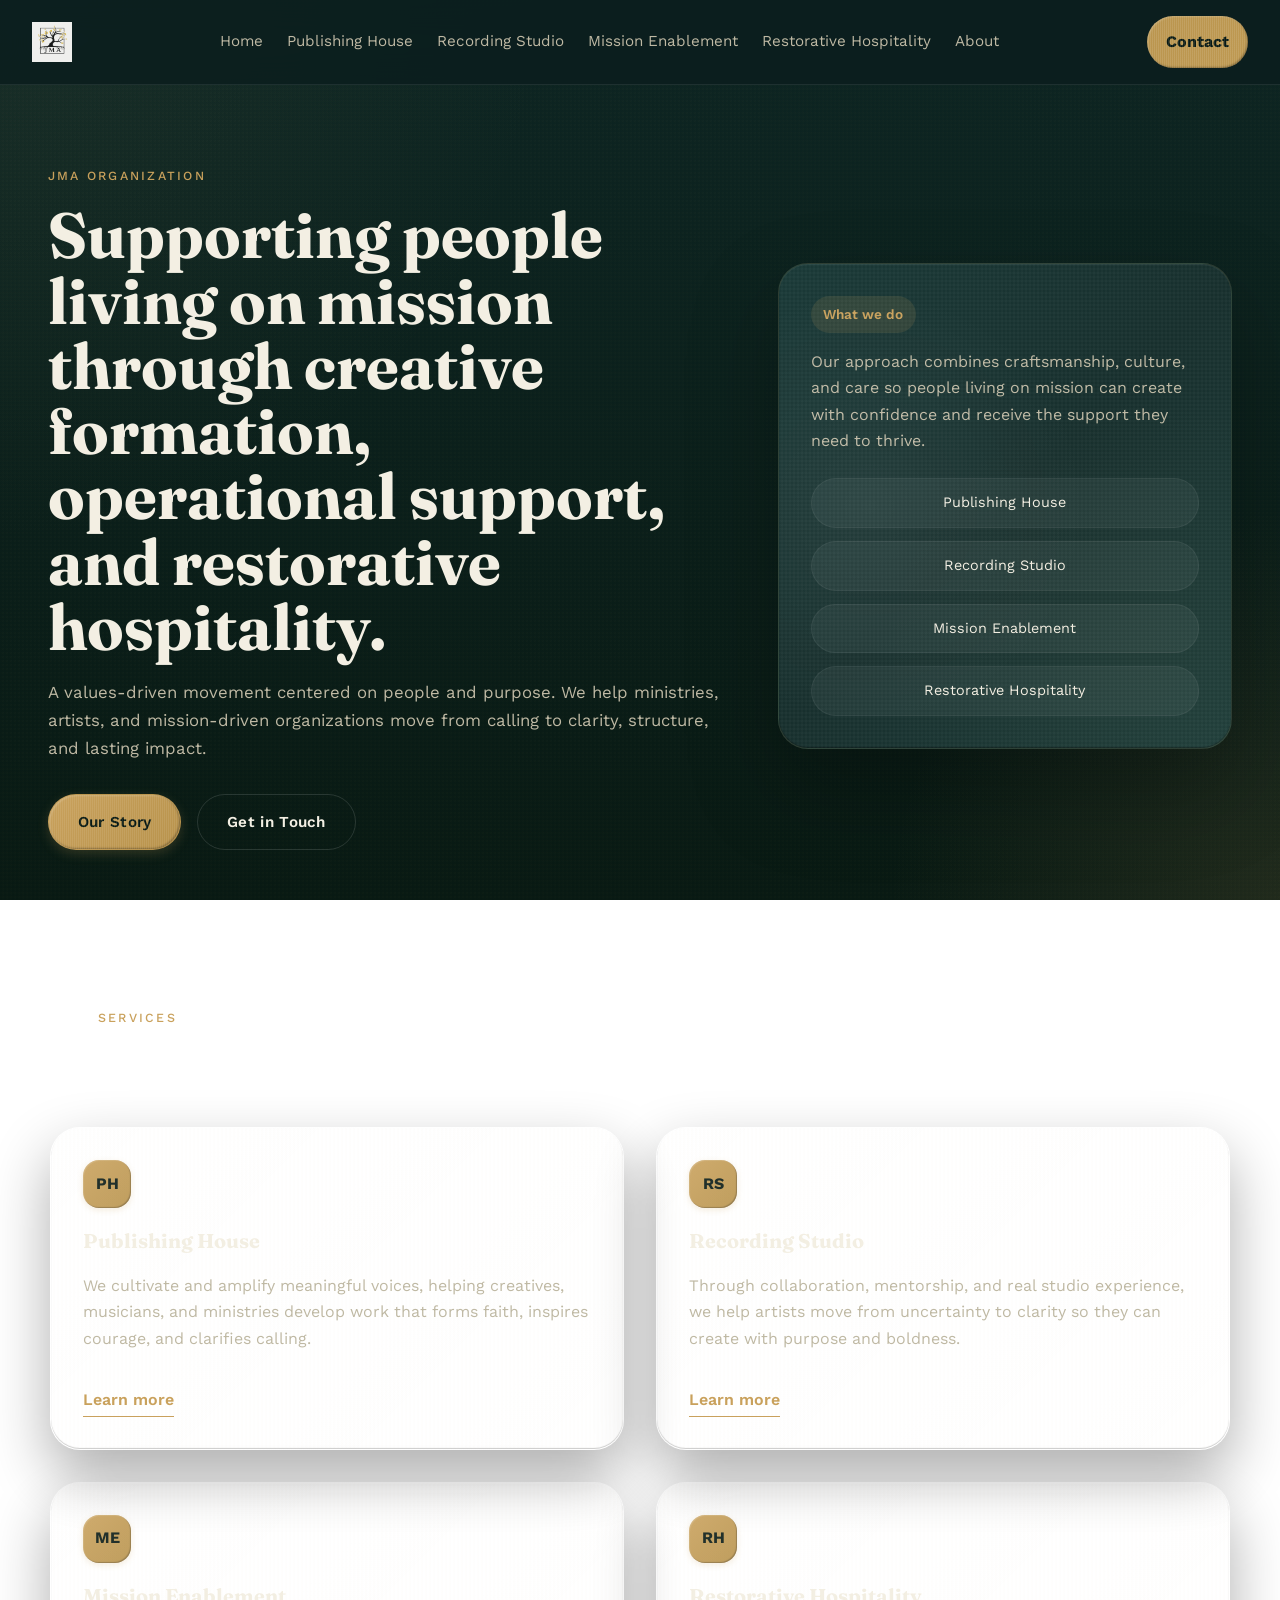
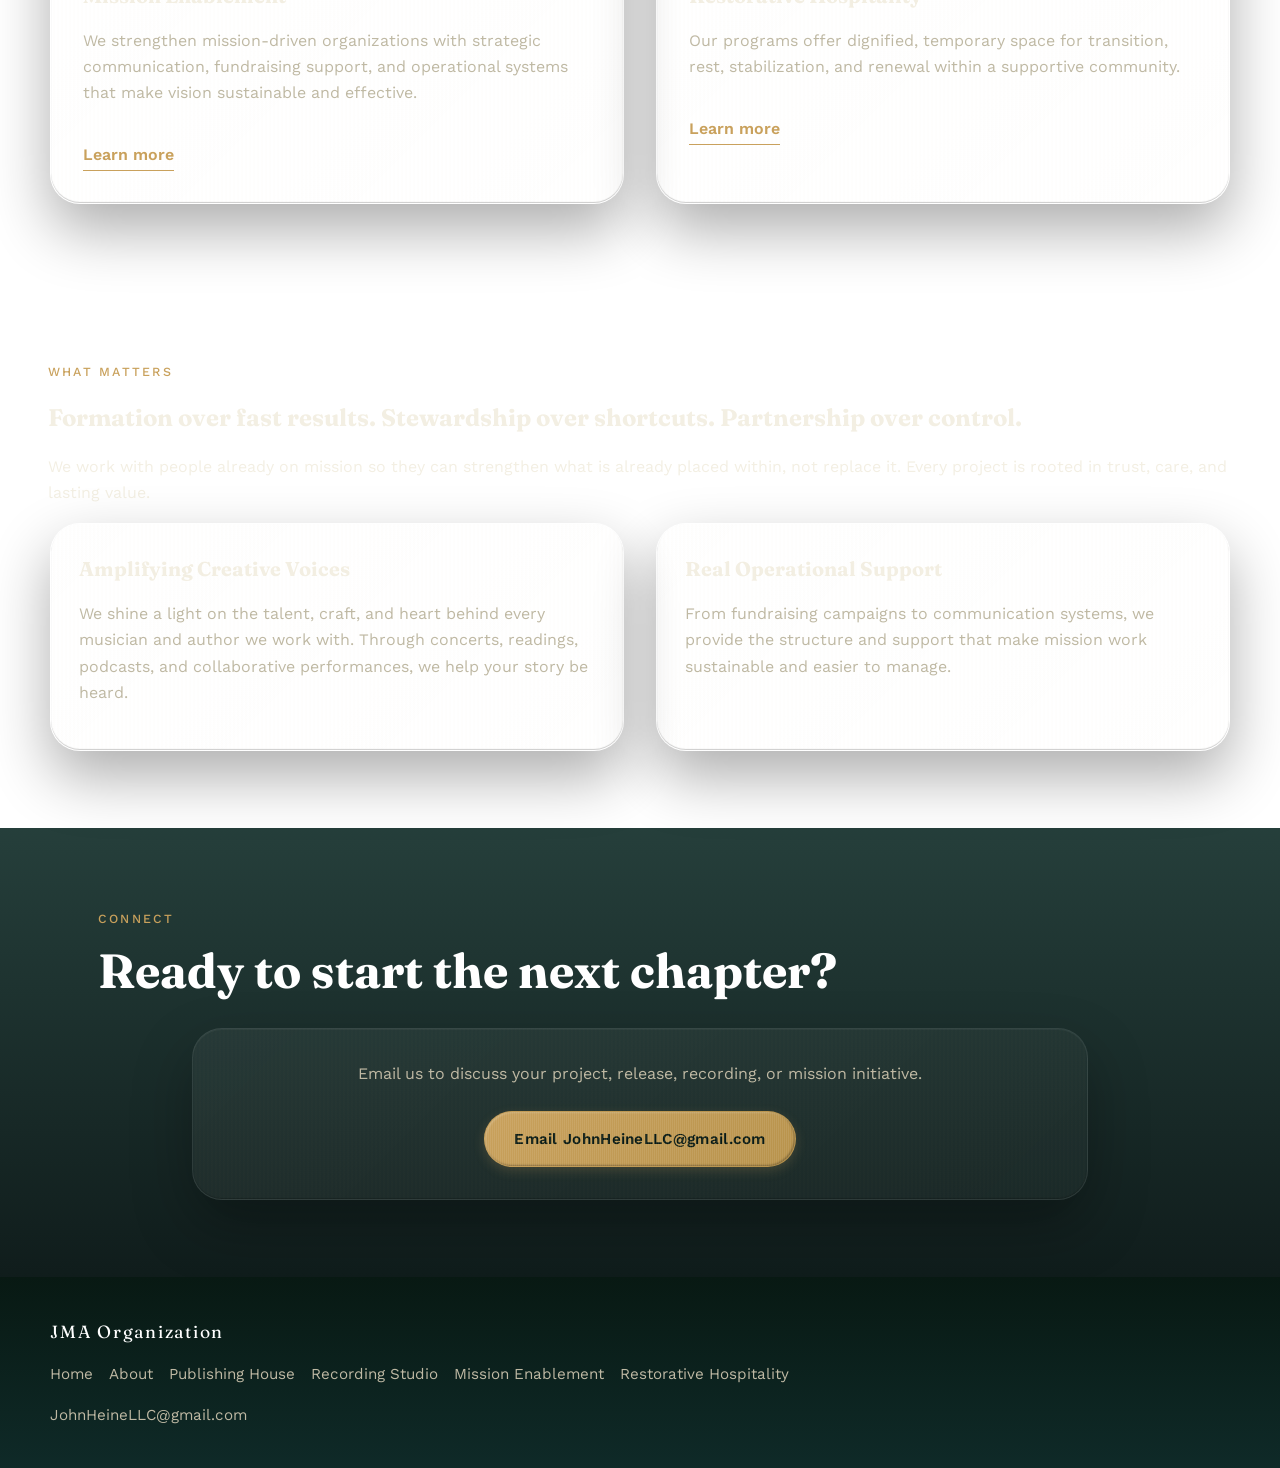
<file: index.html>
<!DOCTYPE html>
<html lang="en">
<head>
  <meta charset="UTF-8" />
  <meta name="viewport" content="width=device-width, initial-scale=1.0" />
  <title>JMA Organization</title>
  <meta name="description" content="JMA exists to support people living on mission through Creative Formation, Operational Support, and Restorative Hospitality." />
  <link rel="preconnect" href="https://fonts.googleapis.com" />
  <link rel="preconnect" href="https://fonts.gstatic.com" crossorigin />
  <link href="https://fonts.googleapis.com/css2?family=Fraunces:opsz,wght@9..144,400;9..144,500;9..144,600;9..144,700&family=Work+Sans:wght@300;400;500;600&display=swap" rel="stylesheet" />
  <link rel="stylesheet" href="css/style.css" />
</head>
<body>
  <a class="skip-link" href="#main">Skip to main content</a>
  <header class="site-header">
    <a class="brand" href="index.html"><img src="assets/img/logo.png" alt="JMA Organization" class="logo" /></a>
    <button class="menu-toggle" type="button" aria-label="Open navigation" data-menu-toggle>
      <span></span>
      <span></span>
      <span></span>
    </button>
    <nav class="site-nav" aria-label="Primary navigation">
      <a href="index.html">Home</a>
      <a href="publishing-house.html">Publishing House</a>
      <a href="recording-studio.html">Recording Studio</a>
      <a href="mission-enablement.html">Mission Enablement</a>
      <a href="restorative-hospitality.html">Restorative Hospitality</a>
      <a href="about.html">About</a>
    </nav>
    <a class="nav-cta" href="mailto:JohnHeineLLC@gmail.com">Contact</a>
  </header>

<main id="main">
    <section class="hero page-hero home-hero">
      <div class="hero-copy">
        <p class="eyebrow">JMA Organization</p>
        <h1>Supporting people living on mission through creative formation, operational support, and restorative hospitality.</h1>
        <p class="hero-description">A values-driven movement centered on people and purpose. We help ministries, artists, and mission-driven organizations move from calling to clarity, structure, and lasting impact.</p>
        <div class="hero-actions">
          <a class="btn btn-primary" href="about.html">Our Story</a>
          <a class="btn btn-secondary" href="mailto:JohnHeineLLC@gmail.com">Get in Touch</a>
        </div>
      </div>
      <div class="hero-panel">
        <div class="panel-surface">
          <div class="panel-label">What we do</div>
          <p>Our approach combines craftsmanship, culture, and care so people living on mission can create with confidence and receive the support they need to thrive.</p>
          <div class="panel-features">
            <a href="publishing-house.html">Publishing House</a>
            <a href="recording-studio.html">Recording Studio</a>
            <a href="mission-enablement.html">Mission Enablement</a>
            <a href="restorative-hospitality.html">Restorative Hospitality</a>
          </div>
        </div>
      </div>
    </section>

    <section class="section services-overview">
      <div class="section-head">
        <p class="eyebrow">Services</p>
        <h2>Designed to move your calling forward.</h2>
      </div>
      <div class="service-grid">
        <a href="publishing-house.html" class="service-card">
          <div class="service-icon">PH</div>
          <h3>Publishing House</h3>
          <p>We cultivate and amplify meaningful voices, helping creatives, musicians, and ministries develop work that forms faith, inspires courage, and clarifies calling.</p>
          <span class="text-link">Learn more</span>
        </a>
        <a href="recording-studio.html" class="service-card">
          <div class="service-icon">RS</div>
          <h3>Recording Studio</h3>
          <p>Through collaboration, mentorship, and real studio experience, we help artists move from uncertainty to clarity so they can create with purpose and boldness.</p>
          <span class="text-link">Learn more</span>
        </a>
        <a href="mission-enablement.html" class="service-card">
          <div class="service-icon">ME</div>
          <h3>Mission Enablement</h3>
          <p>We strengthen mission-driven organizations with strategic communication, fundraising support, and operational systems that make vision sustainable and effective.</p>
          <span class="text-link">Learn more</span>
        </a>
        <a href="restorative-hospitality.html" class="service-card">
          <div class="service-icon">RH</div>
          <h3>Restorative Hospitality</h3>
          <p>Our programs offer dignified, temporary space for transition, rest, stabilization, and renewal within a supportive community.</p>
          <span class="text-link">Learn more</span>
        </a>
      </div>
    </section>

    <section class="section values-section">
      <div class="section-panel">
        <p class="eyebrow">What matters</p>
        <h2>Formation over fast results. Stewardship over shortcuts. Partnership over control.</h2>
        <p>We work with people already on mission so they can strengthen what is already placed within, not replace it. Every project is rooted in trust, care, and lasting value.</p>
      </div>
      <div class="feature-stack">
        <div class="feature-card">
          <h3>Amplifying Creative Voices</h3>
          <p>We shine a light on the talent, craft, and heart behind every musician and author we work with. Through concerts, readings, podcasts, and collaborative performances, we help your story be heard.</p>
        </div>
        <div class="feature-card">
          <h3>Real Operational Support</h3>
          <p>From fundraising campaigns to communication systems, we provide the structure and support that make mission work sustainable and easier to manage.</p>
        </div>
      </div>
    </section>

    <section class="section contact-section">
      <div class="section-head">
        <p class="eyebrow">Connect</p>
        <h2>Ready to start the next chapter?</h2>
      </div>
      <div class="contact-panel">
        <p>Email us to discuss your project, release, recording, or mission initiative.</p>
        <a class="btn btn-primary" href="mailto:JohnHeineLLC@gmail.com">Email JohnHeineLLC@gmail.com</a>
      </div>
    </section>
  </main>

  <footer class="site-footer">
    <div class="footer-inner">
      <p class="footer-brand">JMA Organization</p>
      <div class="footer-links">
        <a href="index.html">Home</a>
        <a href="about.html">About</a>
        <a href="publishing-house.html">Publishing House</a>
        <a href="recording-studio.html">Recording Studio</a>
        <a href="mission-enablement.html">Mission Enablement</a>
        <a href="restorative-hospitality.html">Restorative Hospitality</a>
      </div>
      <a class="footer-contact" href="mailto:JohnHeineLLC@gmail.com">JohnHeineLLC@gmail.com</a>
    </div>
  </footer>
  <script src="js/main.js"></script>
</body>
</html>
</file>
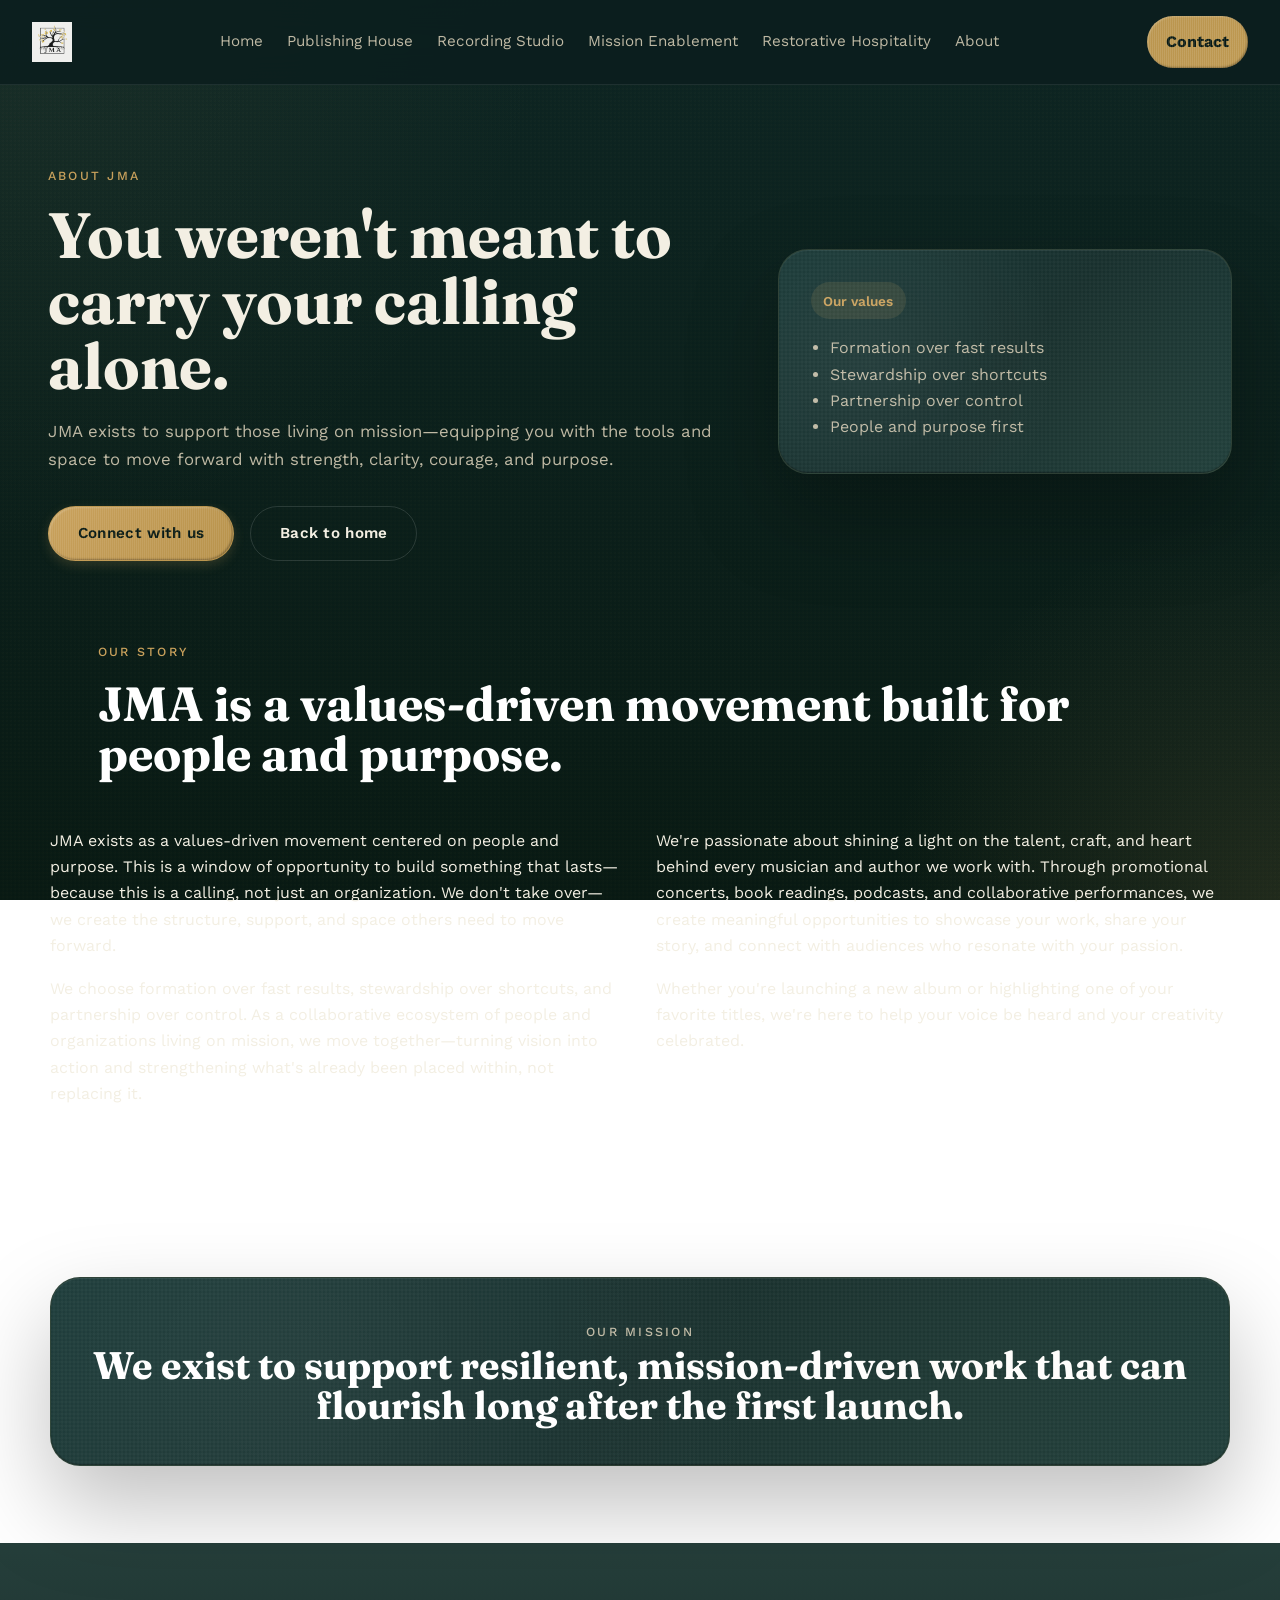
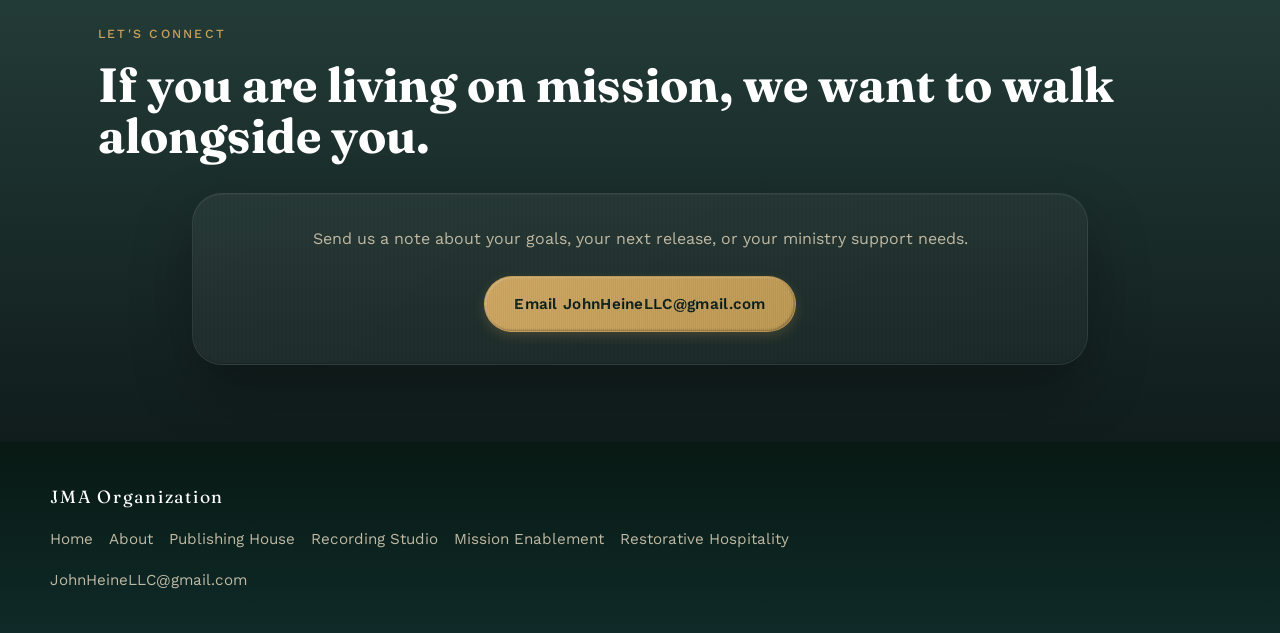
<file: about.html>
<!DOCTYPE html>
<html lang="en">
<head>
  <meta charset="UTF-8" />
  <meta name="viewport" content="width=device-width, initial-scale=1.0" />
  <title>About — JMA Organization</title>
  <meta name="description" content="JMA supports people living on mission through values-driven formation, structure, and partnership." />
  <link rel="preconnect" href="https://fonts.googleapis.com" />
  <link rel="preconnect" href="https://fonts.gstatic.com" crossorigin />
  <link href="https://fonts.googleapis.com/css2?family=Fraunces:opsz,wght@9..144,400;9..144,500;9..144,600;9..144,700&family=Work+Sans:wght@300;400;500;600&display=swap" rel="stylesheet" />
  <link rel="stylesheet" href="css/style.css" />
</head>
<body>
  <a class="skip-link" href="#main">Skip to main content</a>
  <header class="site-header">
    <a class="brand" href="index.html"><img src="assets/img/logo.png" alt="JMA Organization" class="logo" /></a>
    <button class="menu-toggle" type="button" aria-label="Open navigation" data-menu-toggle>
      <span></span>
      <span></span>
      <span></span>
    </button>
    <nav class="site-nav" aria-label="Primary navigation">
      <a href="index.html">Home</a>
      <a href="publishing-house.html">Publishing House</a>
      <a href="recording-studio.html">Recording Studio</a>
      <a href="mission-enablement.html">Mission Enablement</a>
      <a href="restorative-hospitality.html">Restorative Hospitality</a>
      <a href="about.html">About</a>
    </nav>
    <a class="nav-cta" href="mailto:JohnHeineLLC@gmail.com">Contact</a>
  </header>

  <main id="main">
    <section class="hero page-hero page-panel">
      <div class="hero-copy">
        <p class="eyebrow">About JMA</p>
        <h1>You weren't meant to carry your calling alone.</h1>
        <p class="hero-description">JMA exists to support those living on mission—equipping you with the tools and space to move forward with strength, clarity, courage, and purpose.</p>
        <div class="hero-actions">
          <a class="btn btn-primary" href="mailto:JohnHeineLLC@gmail.com">Connect with us</a>
          <a class="btn btn-secondary" href="index.html">Back to home</a>
        </div>
      </div>
      <div class="hero-panel small-panel">
        <div class="panel-surface">
          <div class="panel-label">Our values</div>
          <ul>
            <li>Formation over fast results</li>
            <li>Stewardship over shortcuts</li>
            <li>Partnership over control</li>
            <li>People and purpose first</li>
          </ul>
        </div>
      </div>
    </section>

    <section class="section detail-section">
      <div class="section-head">
        <p class="eyebrow">Our story</p>
        <h2>JMA is a values-driven movement built for people and purpose.</h2>
      </div>
      <div class="text-grid">
        <div>
          <p>JMA exists as a values-driven movement centered on people and purpose. This is a window of opportunity to build something that lasts—because this is a calling, not just an organization. We don't take over—we create the structure, support, and space others need to move forward.</p>
          <p>We choose formation over fast results, stewardship over shortcuts, and partnership over control. As a collaborative ecosystem of people and organizations living on mission, we move together—turning vision into action and strengthening what's already been placed within, not replacing it.</p>
        </div>
        <div>
          <p>We're passionate about shining a light on the talent, craft, and heart behind every musician and author we work with. Through promotional concerts, book readings, podcasts, and collaborative performances, we create meaningful opportunities to showcase your work, share your story, and connect with audiences who resonate with your passion.</p>
          <p>Whether you're launching a new album or highlighting one of your favorite titles, we're here to help your voice be heard and your creativity celebrated.</p>
        </div>
      </div>
    </section>

    <section class="section quote-panel">
      <div class="panel-surface feature-quote">
        <p class="eyebrow">Our mission</p>
        <h2>We exist to support resilient, mission-driven work that can flourish long after the first launch.</h2>
      </div>
    </section>

    <section class="section contact-section">
      <div class="section-head">
        <p class="eyebrow">Let's connect</p>
        <h2>If you are living on mission, we want to walk alongside you.</h2>
      </div>
      <div class="contact-panel">
        <p>Send us a note about your goals, your next release, or your ministry support needs.</p>
        <a class="btn btn-primary" href="mailto:JohnHeineLLC@gmail.com">Email JohnHeineLLC@gmail.com</a>
      </div>
    </section>
  </main>

  <footer class="site-footer">
    <div class="footer-inner">
      <p class="footer-brand">JMA Organization</p>
      <div class="footer-links">
        <a href="index.html">Home</a>
        <a href="about.html">About</a>
        <a href="publishing-house.html">Publishing House</a>
        <a href="recording-studio.html">Recording Studio</a>
        <a href="mission-enablement.html">Mission Enablement</a>
        <a href="restorative-hospitality.html">Restorative Hospitality</a>
      </div>
      <a class="footer-contact" href="mailto:JohnHeineLLC@gmail.com">JohnHeineLLC@gmail.com</a>
    </div>
  </footer>
  <script src="js/main.js"></script>
</body>
</html>
</file>
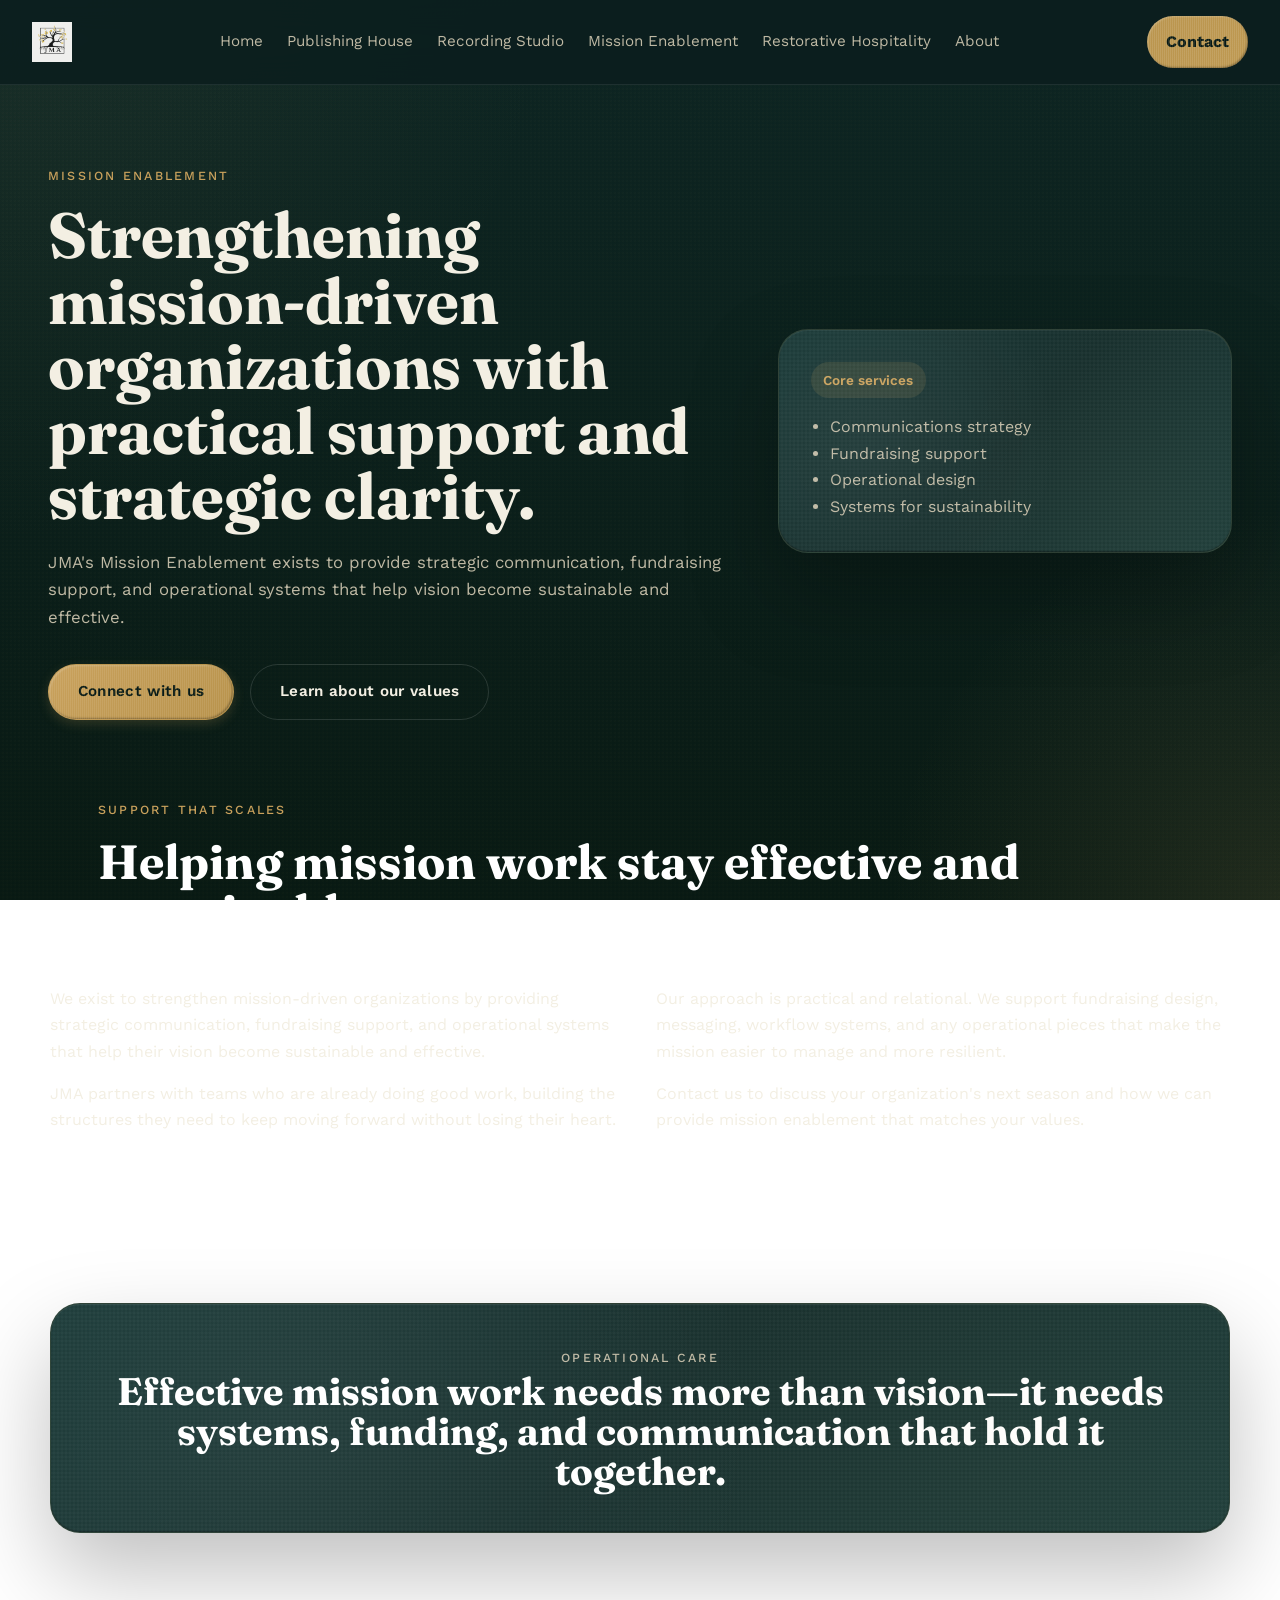
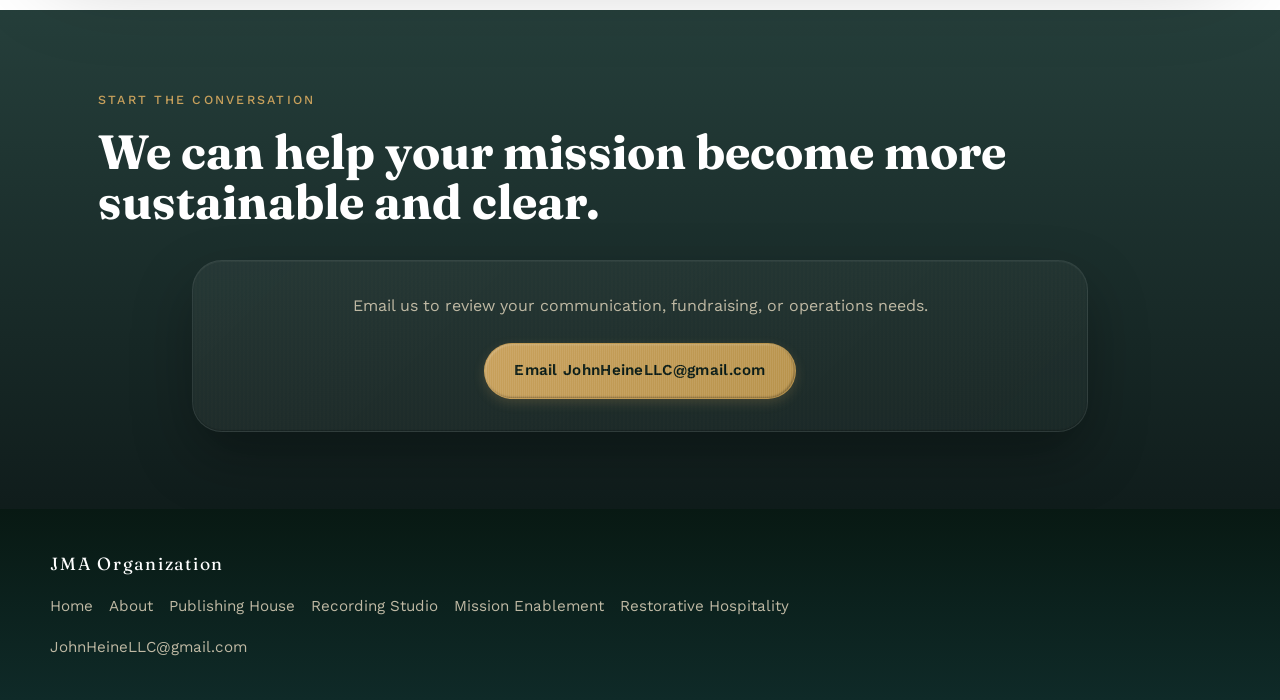
<file: mission-enablement.html>
<!DOCTYPE html>
<html lang="en">
<head>
  <meta charset="UTF-8" />
  <meta name="viewport" content="width=device-width, initial-scale=1.0" />
  <title>Mission Enablement — JMA Organization</title>
  <meta name="description" content="JMA Mission Enablement strengthens mission-driven organizations with strategic communication, fundraising, and operational systems." />
  <link rel="preconnect" href="https://fonts.googleapis.com" />
  <link rel="preconnect" href="https://fonts.gstatic.com" crossorigin />
  <link href="https://fonts.googleapis.com/css2?family=Fraunces:opsz,wght@9..144,400;9..144,500;9..144,600;9..144,700&family=Work+Sans:wght@300;400;500;600&display=swap" rel="stylesheet" />
  <link rel="stylesheet" href="css/style.css" />
</head>
<body>
  <a class="skip-link" href="#main">Skip to main content</a>
  <header class="site-header">
    <a class="brand" href="index.html"><img src="assets/img/logo.png" alt="JMA Organization" class="logo" /></a>
    <button class="menu-toggle" type="button" aria-label="Open navigation" data-menu-toggle>
      <span></span>
      <span></span>
      <span></span>
    </button>
    <nav class="site-nav" aria-label="Primary navigation">
      <a href="index.html">Home</a>
      <a href="publishing-house.html">Publishing House</a>
      <a href="recording-studio.html">Recording Studio</a>
      <a href="mission-enablement.html">Mission Enablement</a>
      <a href="restorative-hospitality.html">Restorative Hospitality</a>
      <a href="about.html">About</a>
    </nav>
    <a class="nav-cta" href="mailto:JohnHeineLLC@gmail.com">Contact</a>
  </header>

  <main id="main">
    <section class="hero page-hero page-panel">
      <div class="hero-copy">
        <p class="eyebrow">Mission Enablement</p>
        <h1>Strengthening mission-driven organizations with practical support and strategic clarity.</h1>
        <p class="hero-description">JMA's Mission Enablement exists to provide strategic communication, fundraising support, and operational systems that help vision become sustainable and effective.</p>
        <div class="hero-actions">
          <a class="btn btn-primary" href="mailto:JohnHeineLLC@gmail.com">Connect with us</a>
          <a class="btn btn-secondary" href="about.html">Learn about our values</a>
        </div>
      </div>
      <div class="hero-panel small-panel">
        <div class="panel-surface">
          <div class="panel-label">Core services</div>
          <ul>
            <li>Communications strategy</li>
            <li>Fundraising support</li>
            <li>Operational design</li>
            <li>Systems for sustainability</li>
          </ul>
        </div>
      </div>
    </section>

    <section class="section detail-section">
      <div class="section-head">
        <p class="eyebrow">Support that scales</p>
        <h2>Helping mission work stay effective and sustainable.</h2>
      </div>
      <div class="text-grid">
        <div>
          <p>We exist to strengthen mission-driven organizations by providing strategic communication, fundraising support, and operational systems that help their vision become sustainable and effective.</p>
          <p>JMA partners with teams who are already doing good work, building the structures they need to keep moving forward without losing their heart.</p>
        </div>
        <div>
          <p>Our approach is practical and relational. We support fundraising design, messaging, workflow systems, and any operational pieces that make the mission easier to manage and more resilient.</p>
          <p>Contact us to discuss your organization's next season and how we can provide mission enablement that matches your values.</p>
        </div>
      </div>
    </section>

    <section class="section quote-panel">
      <div class="panel-surface feature-quote">
        <p class="eyebrow">Operational care</p>
        <h2>Effective mission work needs more than vision—it needs systems, funding, and communication that hold it together.</h2>
      </div>
    </section>

    <section class="section contact-section">
      <div class="section-head">
        <p class="eyebrow">Start the conversation</p>
        <h2>We can help your mission become more sustainable and clear.</h2>
      </div>
      <div class="contact-panel">
        <p>Email us to review your communication, fundraising, or operations needs.</p>
        <a class="btn btn-primary" href="mailto:JohnHeineLLC@gmail.com">Email JohnHeineLLC@gmail.com</a>
      </div>
    </section>
  </main>

  <footer class="site-footer">
    <div class="footer-inner">
      <p class="footer-brand">JMA Organization</p>
      <div class="footer-links">
        <a href="index.html">Home</a>
        <a href="about.html">About</a>
        <a href="publishing-house.html">Publishing House</a>
        <a href="recording-studio.html">Recording Studio</a>
        <a href="mission-enablement.html">Mission Enablement</a>
        <a href="restorative-hospitality.html">Restorative Hospitality</a>
      </div>
      <a class="footer-contact" href="mailto:JohnHeineLLC@gmail.com">JohnHeineLLC@gmail.com</a>
    </div>
  </footer>
  <script src="js/main.js"></script>
</body>
</html>
</file>
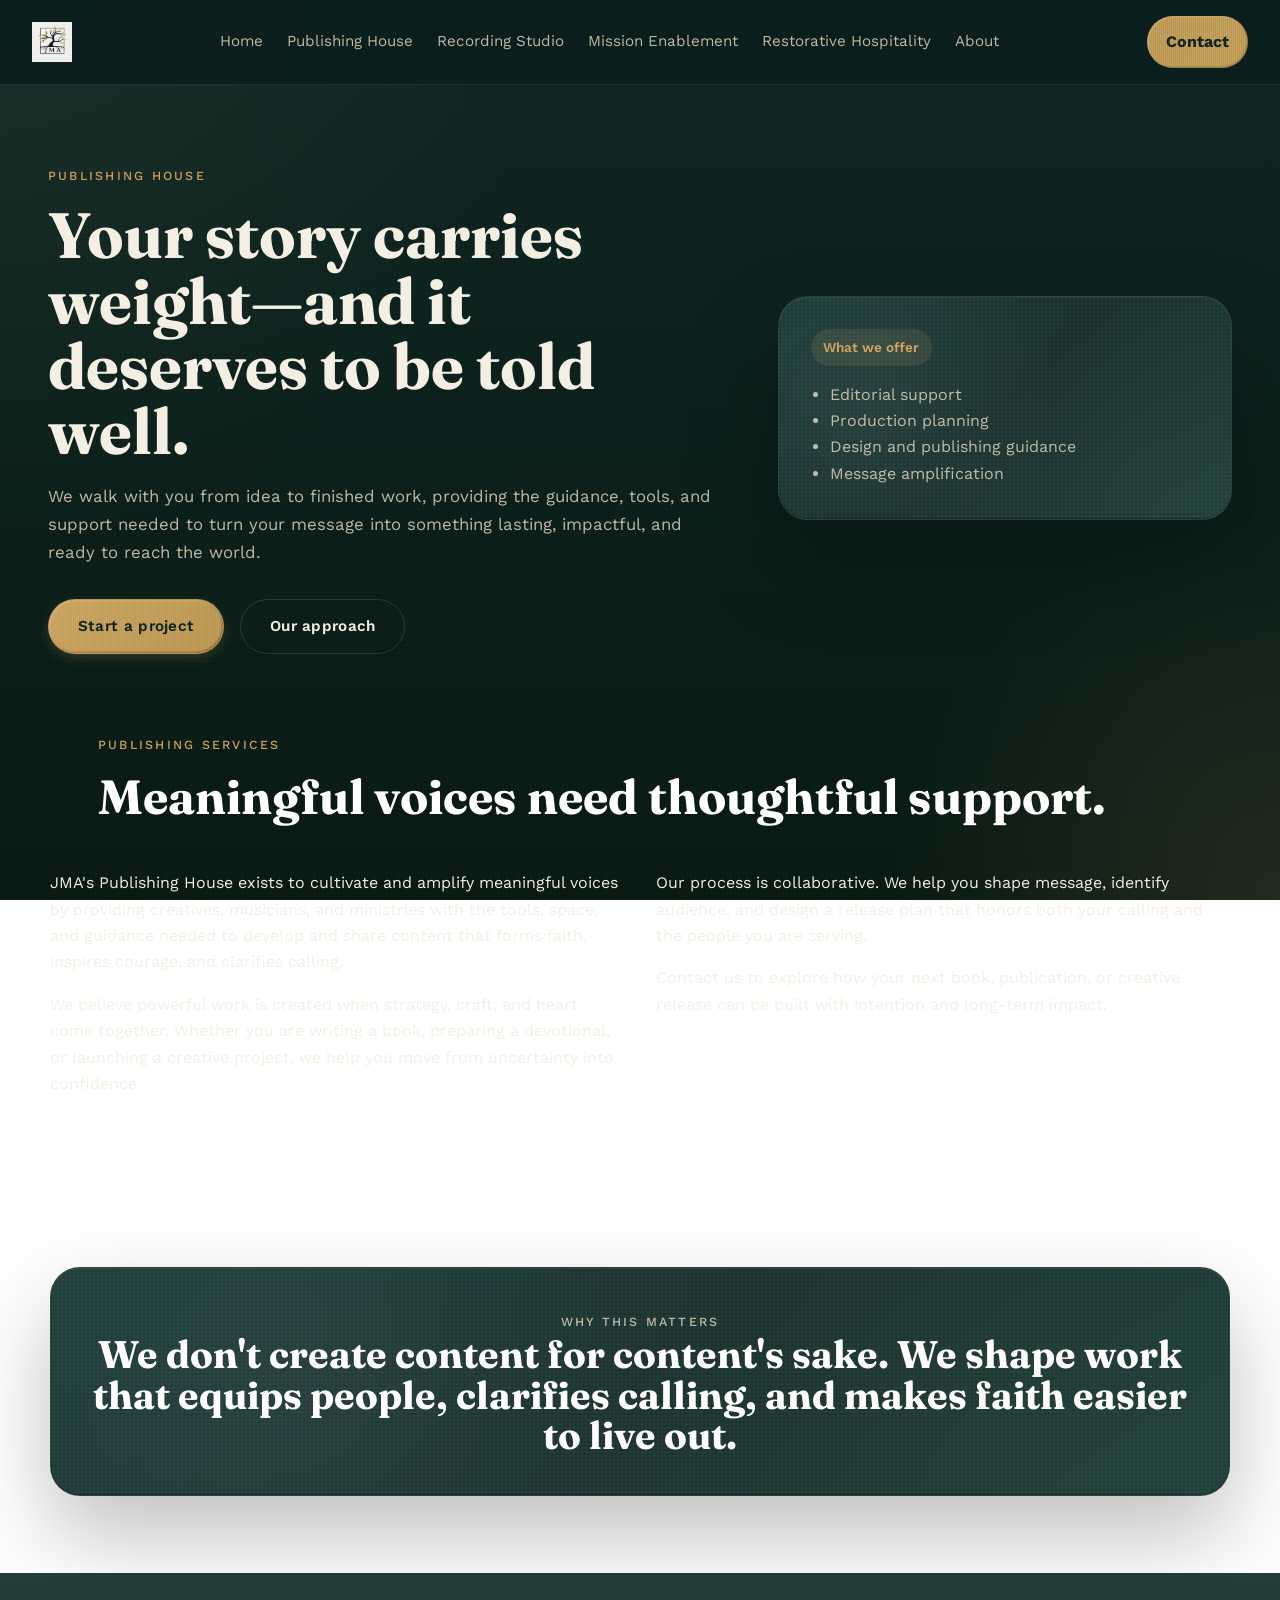
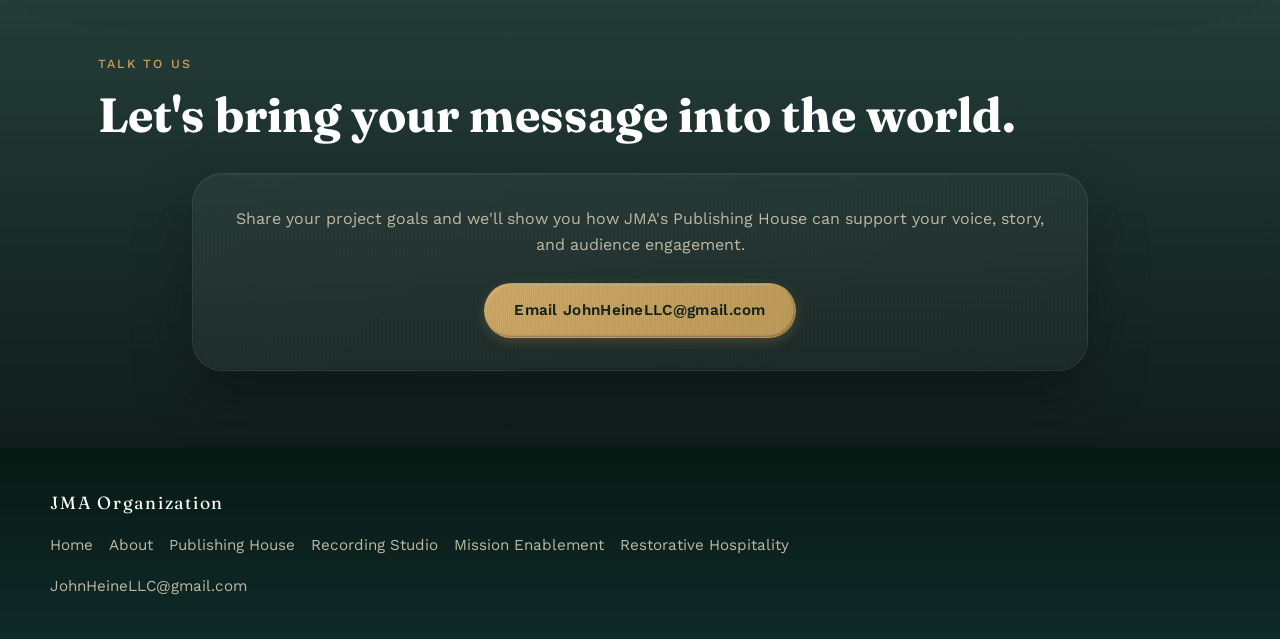
<file: publishing-house.html>
<!DOCTYPE html>
<html lang="en">
<head>
  <meta charset="UTF-8" />
  <meta name="viewport" content="width=device-width, initial-scale=1.0" />
  <title>Publishing House — JMA Organization</title>
  <meta name="description" content="JMA Publishing House helps creatives, musicians, and ministries bring meaningful stories to life through guidance, tools, and support." />
  <link rel="preconnect" href="https://fonts.googleapis.com" />
  <link rel="preconnect" href="https://fonts.gstatic.com" crossorigin />
  <link href="https://fonts.googleapis.com/css2?family=Fraunces:opsz,wght@9..144,400;9..144,500;9..144,600;9..144,700&family=Work+Sans:wght@300;400;500;600&display=swap" rel="stylesheet" />
  <link rel="stylesheet" href="css/style.css" />
</head>
<body>
  <a class="skip-link" href="#main">Skip to main content</a>
  <header class="site-header">
    <a class="brand" href="index.html"><img src="assets/img/logo.png" alt="JMA Organization" class="logo" /></a>
    <button class="menu-toggle" type="button" aria-label="Open navigation" data-menu-toggle>
      <span></span>
      <span></span>
      <span></span>
    </button>
    <nav class="site-nav" aria-label="Primary navigation">
      <a href="index.html">Home</a>
      <a href="publishing-house.html">Publishing House</a>
      <a href="recording-studio.html">Recording Studio</a>
      <a href="mission-enablement.html">Mission Enablement</a>
      <a href="restorative-hospitality.html">Restorative Hospitality</a>
      <a href="about.html">About</a>
    </nav>
    <a class="nav-cta" href="mailto:JohnHeineLLC@gmail.com">Contact</a>
  </header>

  <main id="main">
    <section class="hero page-hero page-panel">
      <div class="hero-copy">
        <p class="eyebrow">Publishing House</p>
        <h1>Your story carries weight—and it deserves to be told well.</h1>
        <p class="hero-description">We walk with you from idea to finished work, providing the guidance, tools, and support needed to turn your message into something lasting, impactful, and ready to reach the world.</p>
        <div class="hero-actions">
          <a class="btn btn-primary" href="mailto:JohnHeineLLC@gmail.com">Start a project</a>
          <a class="btn btn-secondary" href="about.html">Our approach</a>
        </div>
      </div>
      <div class="hero-panel small-panel">
        <div class="panel-surface">
          <div class="panel-label">What we offer</div>
          <ul>
            <li>Editorial support</li>
            <li>Production planning</li>
            <li>Design and publishing guidance</li>
            <li>Message amplification</li>
          </ul>
        </div>
      </div>
    </section>

    <section class="section detail-section">
      <div class="section-head">
        <p class="eyebrow">Publishing services</p>
        <h2>Meaningful voices need thoughtful support.</h2>
      </div>
      <div class="text-grid">
        <div>
          <p>JMA's Publishing House exists to cultivate and amplify meaningful voices by providing creatives, musicians, and ministries with the tools, space, and guidance needed to develop and share content that forms faith, inspires courage, and clarifies calling.</p>
          <p>We believe powerful work is created when strategy, craft, and heart come together. Whether you are writing a book, preparing a devotional, or launching a creative project, we help you move from uncertainty into confidence.</p>
        </div>
        <div>
          <p>Our process is collaborative. We help you shape message, identify audience, and design a release plan that honors both your calling and the people you are serving.</p>
          <p>Contact us to explore how your next book, publication, or creative release can be built with intention and long-term impact.</p>
        </div>
      </div>
    </section>

    <section class="section quote-panel">
      <div class="panel-surface feature-quote">
        <p class="eyebrow">Why this matters</p>
        <h2>We don't create content for content's sake. We shape work that equips people, clarifies calling, and makes faith easier to live out.</h2>
      </div>
    </section>

    <section class="section contact-section">
      <div class="section-head">
        <p class="eyebrow">Talk to us</p>
        <h2>Let's bring your message into the world.</h2>
      </div>
      <div class="contact-panel">
        <p>Share your project goals and we'll show you how JMA's Publishing House can support your voice, story, and audience engagement.</p>
        <a class="btn btn-primary" href="mailto:JohnHeineLLC@gmail.com">Email JohnHeineLLC@gmail.com</a>
      </div>
    </section>
  </main>

  <footer class="site-footer">
    <div class="footer-inner">
      <p class="footer-brand">JMA Organization</p>
      <div class="footer-links">
        <a href="index.html">Home</a>
        <a href="about.html">About</a>
        <a href="publishing-house.html">Publishing House</a>
        <a href="recording-studio.html">Recording Studio</a>
        <a href="mission-enablement.html">Mission Enablement</a>
        <a href="restorative-hospitality.html">Restorative Hospitality</a>
      </div>
      <a class="footer-contact" href="mailto:JohnHeineLLC@gmail.com">JohnHeineLLC@gmail.com</a>
    </div>
  </footer>
  <script src="js/main.js"></script>
</body>
</html>
</file>
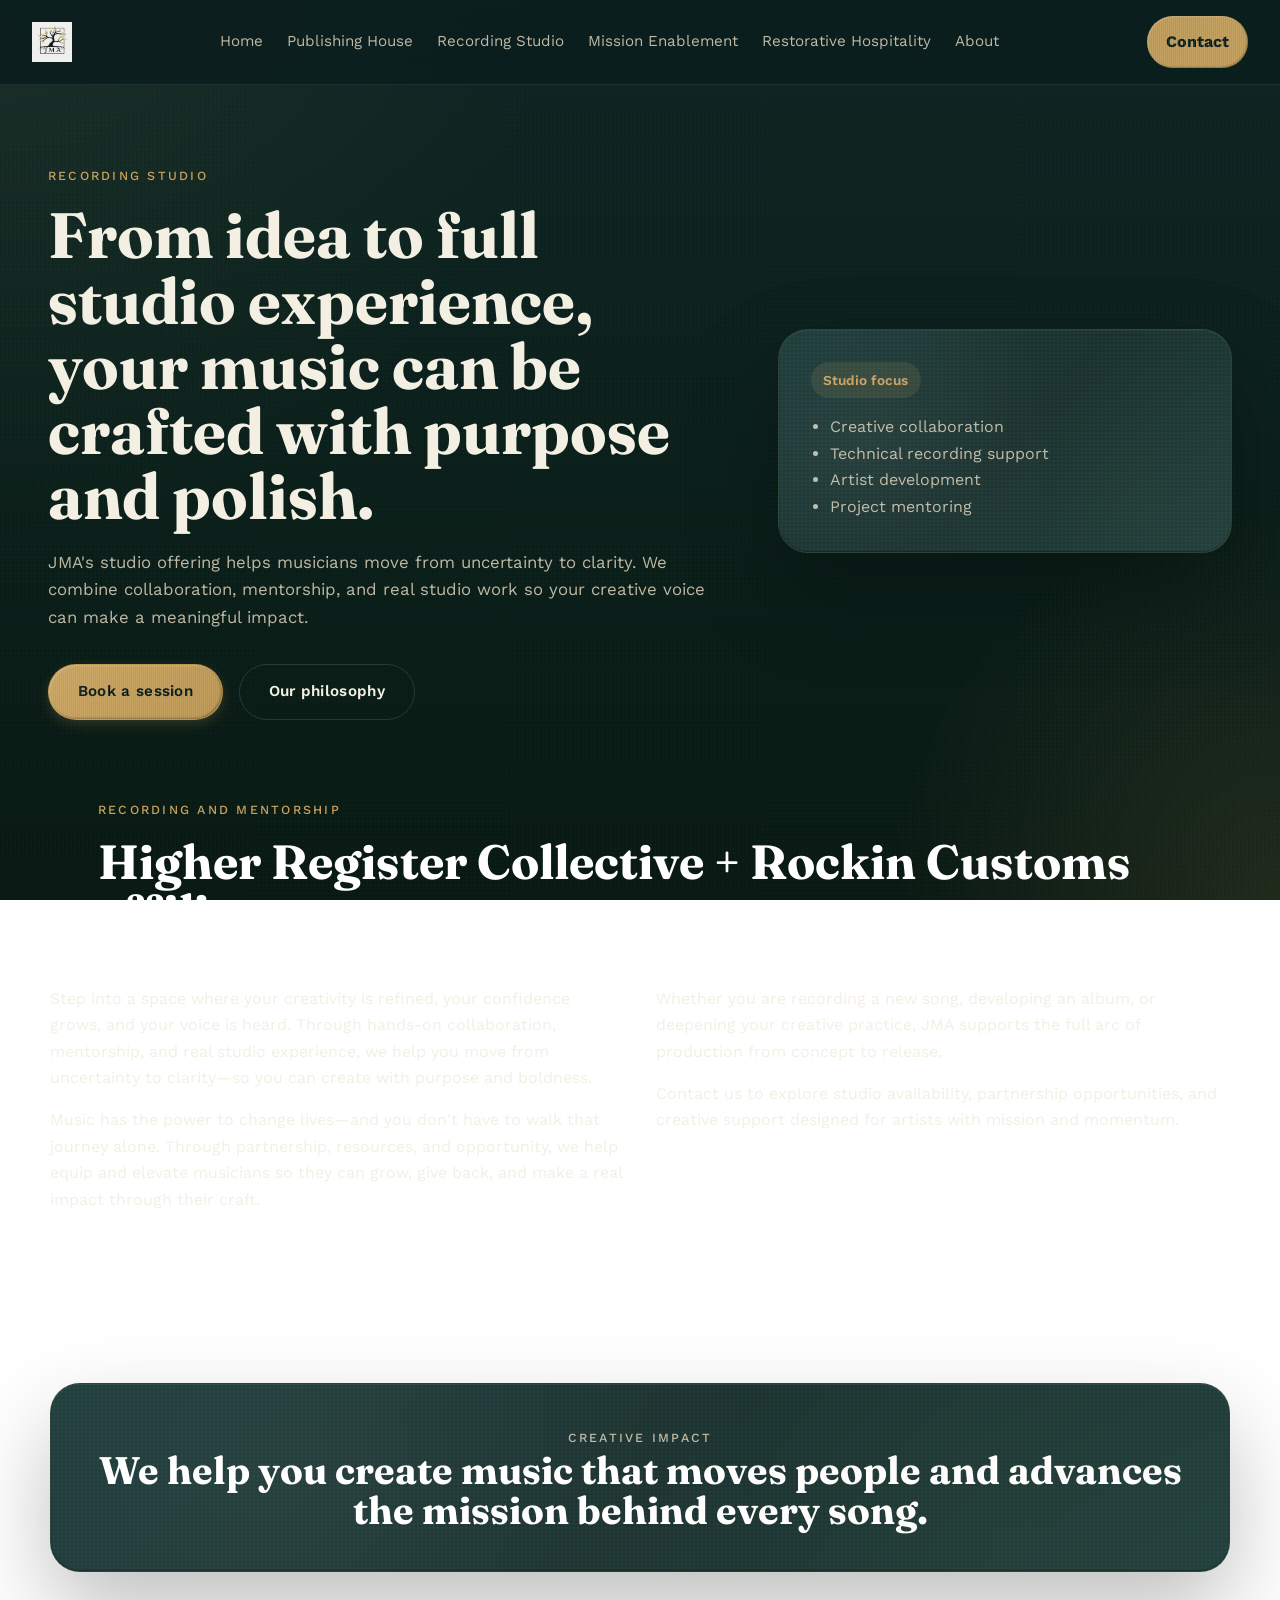
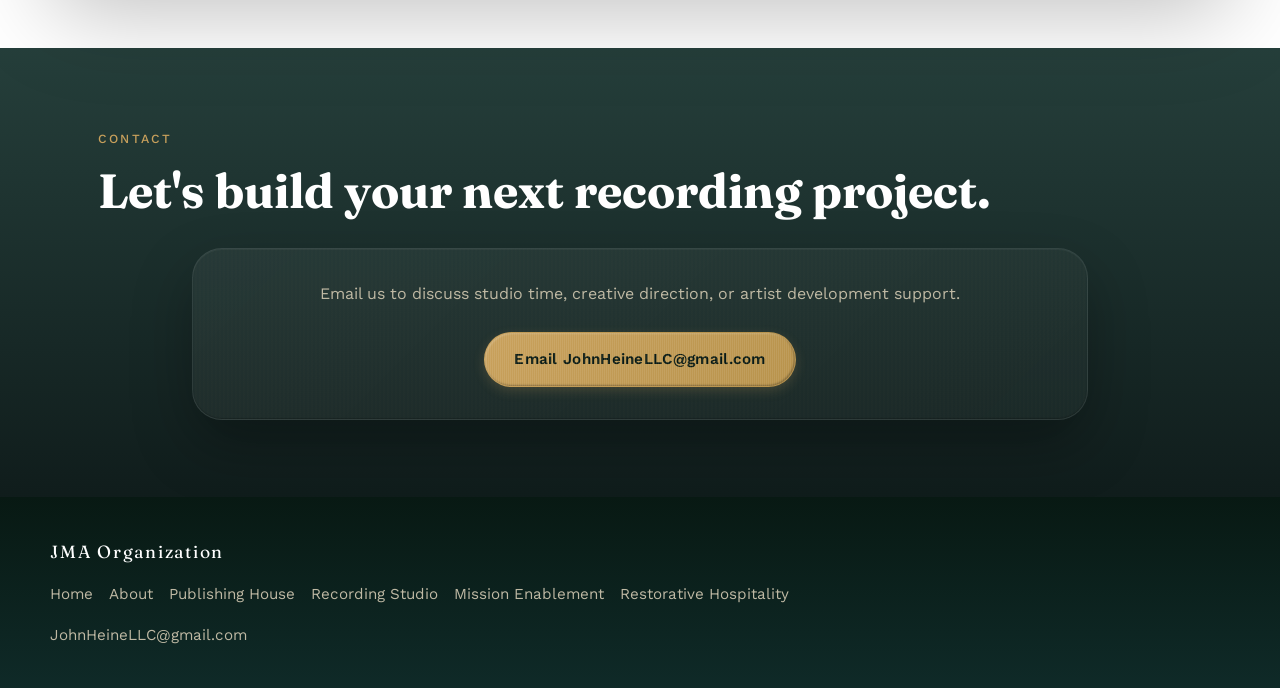
<file: recording-studio.html>
<!DOCTYPE html>
<html lang="en">
<head>
  <meta charset="UTF-8" />
  <meta name="viewport" content="width=device-width, initial-scale=1.0" />
  <title>Recording Studio — JMA Organization</title>
  <meta name="description" content="JMA Recording Studio offers collaboration, mentorship, and real studio experience for musicians seeking creative clarity and impact." />
  <link rel="preconnect" href="https://fonts.googleapis.com" />
  <link rel="preconnect" href="https://fonts.gstatic.com" crossorigin />
  <link href="https://fonts.googleapis.com/css2?family=Fraunces:opsz,wght@9..144,400;9..144,500;9..144,600;9..144,700&family=Work+Sans:wght@300;400;500;600&display=swap" rel="stylesheet" />
  <link rel="stylesheet" href="css/style.css" />
</head>
<body>
  <a class="skip-link" href="#main">Skip to main content</a>
  <header class="site-header">
    <a class="brand" href="index.html"><img src="assets/img/logo.png" alt="JMA Organization" class="logo" /></a>
    <button class="menu-toggle" type="button" aria-label="Open navigation" data-menu-toggle>
      <span></span>
      <span></span>
      <span></span>
    </button>
    <nav class="site-nav" aria-label="Primary navigation">
      <a href="index.html">Home</a>
      <a href="publishing-house.html">Publishing House</a>
      <a href="recording-studio.html">Recording Studio</a>
      <a href="mission-enablement.html">Mission Enablement</a>
      <a href="restorative-hospitality.html">Restorative Hospitality</a>
      <a href="about.html">About</a>
    </nav>
    <a class="nav-cta" href="mailto:JohnHeineLLC@gmail.com">Contact</a>
  </header>

  <main id="main">
    <section class="hero page-hero page-panel">
      <div class="hero-copy">
        <p class="eyebrow">Recording Studio</p>
        <h1>From idea to full studio experience, your music can be crafted with purpose and polish.</h1>
        <p class="hero-description">JMA's studio offering helps musicians move from uncertainty to clarity. We combine collaboration, mentorship, and real studio work so your creative voice can make a meaningful impact.</p>
        <div class="hero-actions">
          <a class="btn btn-primary" href="mailto:JohnHeineLLC@gmail.com">Book a session</a>
          <a class="btn btn-secondary" href="about.html">Our philosophy</a>
        </div>
      </div>
      <div class="hero-panel small-panel">
        <div class="panel-surface">
          <div class="panel-label">Studio focus</div>
          <ul>
            <li>Creative collaboration</li>
            <li>Technical recording support</li>
            <li>Artist development</li>
            <li>Project mentoring</li>
          </ul>
        </div>
      </div>
    </section>

    <section class="section detail-section">
      <div class="section-head">
        <p class="eyebrow">Recording and mentorship</p>
        <h2>Higher Register Collective + Rockin Customs affiliate.</h2>
      </div>
      <div class="text-grid">
        <div>
          <p>Step into a space where your creativity is refined, your confidence grows, and your voice is heard. Through hands-on collaboration, mentorship, and real studio experience, we help you move from uncertainty to clarity—so you can create with purpose and boldness.</p>
          <p>Music has the power to change lives—and you don't have to walk that journey alone. Through partnership, resources, and opportunity, we help equip and elevate musicians so they can grow, give back, and make a real impact through their craft.</p>
        </div>
        <div>
          <p>Whether you are recording a new song, developing an album, or deepening your creative practice, JMA supports the full arc of production from concept to release.</p>
          <p>Contact us to explore studio availability, partnership opportunities, and creative support designed for artists with mission and momentum.</p>
        </div>
      </div>
    </section>

    <section class="section quote-panel">
      <div class="panel-surface feature-quote">
        <p class="eyebrow">Creative impact</p>
        <h2>We help you create music that moves people and advances the mission behind every song.</h2>
      </div>
    </section>

    <section class="section contact-section">
      <div class="section-head">
        <p class="eyebrow">Contact</p>
        <h2>Let's build your next recording project.</h2>
      </div>
      <div class="contact-panel">
        <p>Email us to discuss studio time, creative direction, or artist development support.</p>
        <a class="btn btn-primary" href="mailto:JohnHeineLLC@gmail.com">Email JohnHeineLLC@gmail.com</a>
      </div>
    </section>
  </main>

  <footer class="site-footer">
    <div class="footer-inner">
      <p class="footer-brand">JMA Organization</p>
      <div class="footer-links">
        <a href="index.html">Home</a>
        <a href="about.html">About</a>
        <a href="publishing-house.html">Publishing House</a>
        <a href="recording-studio.html">Recording Studio</a>
        <a href="mission-enablement.html">Mission Enablement</a>
        <a href="restorative-hospitality.html">Restorative Hospitality</a>
      </div>
      <a class="footer-contact" href="mailto:JohnHeineLLC@gmail.com">JohnHeineLLC@gmail.com</a>
    </div>
  </footer>
  <script src="js/main.js"></script>
</body>
</html>
</file>
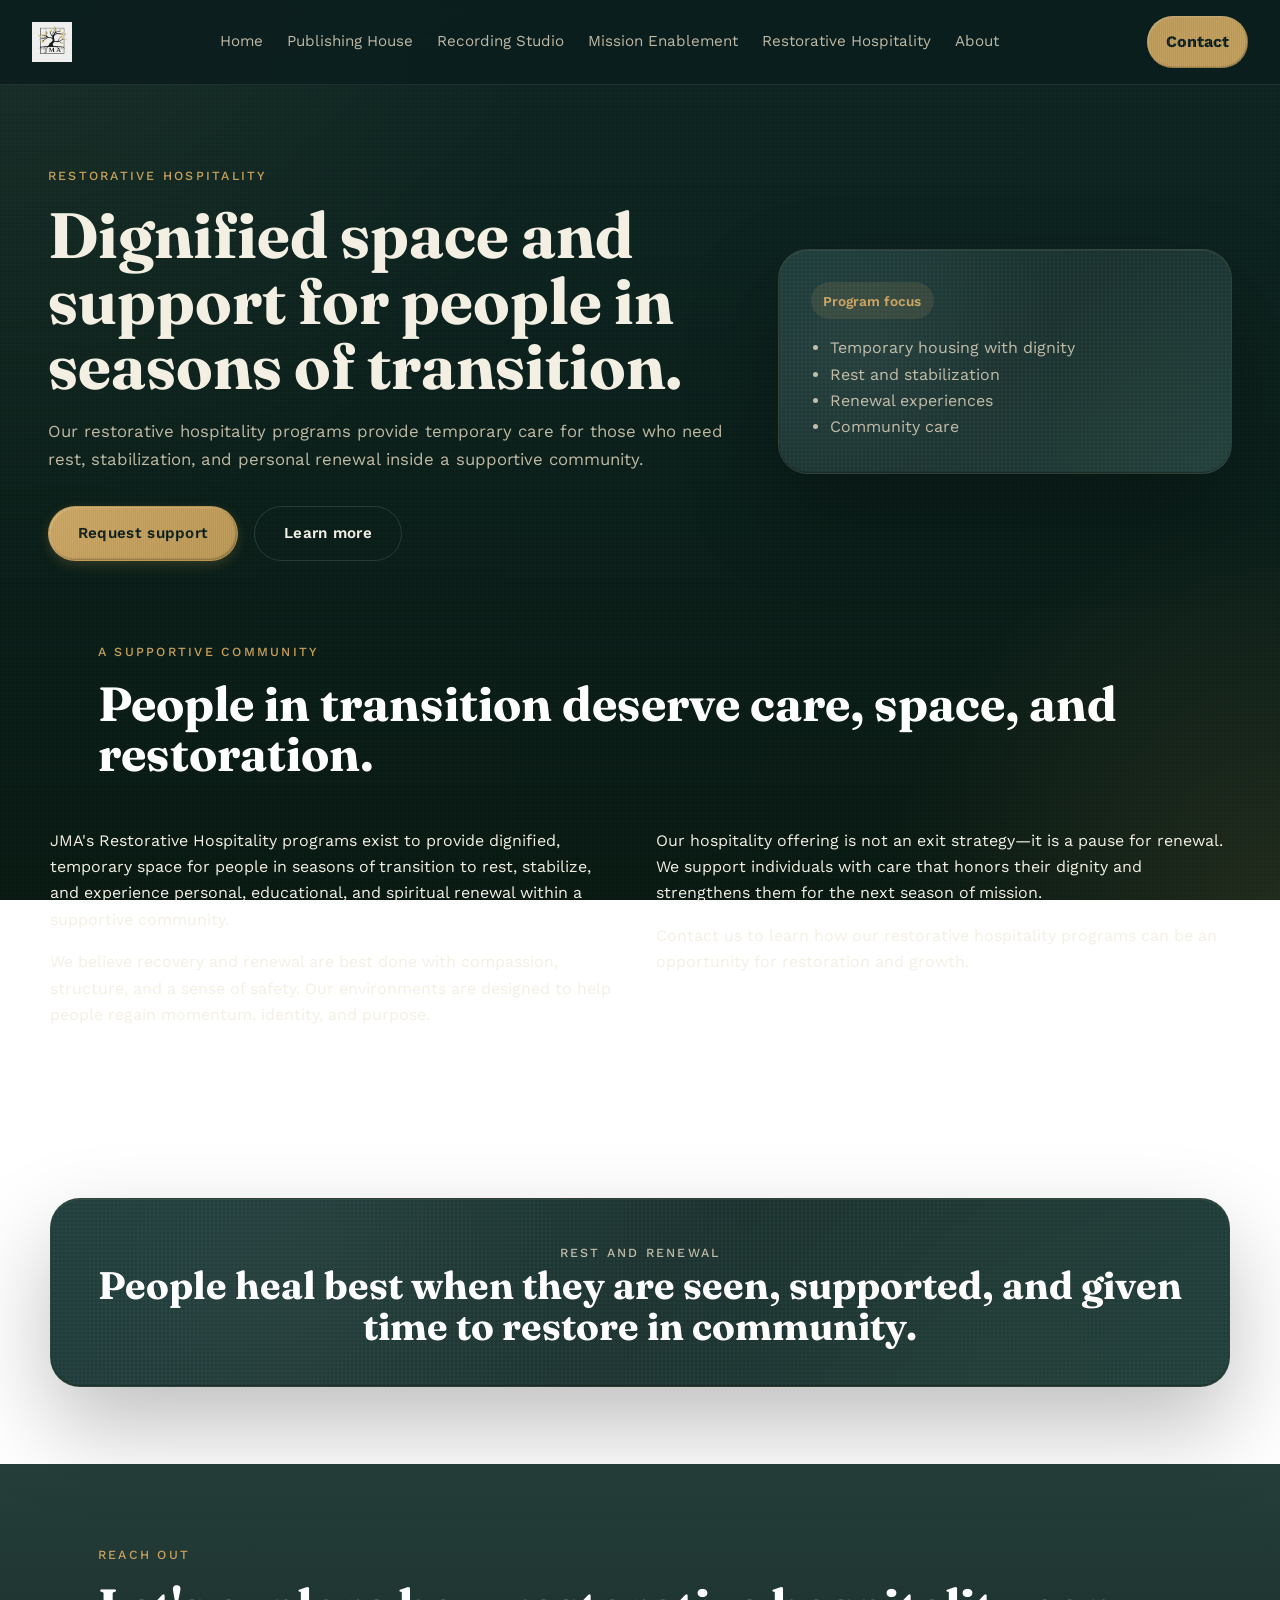
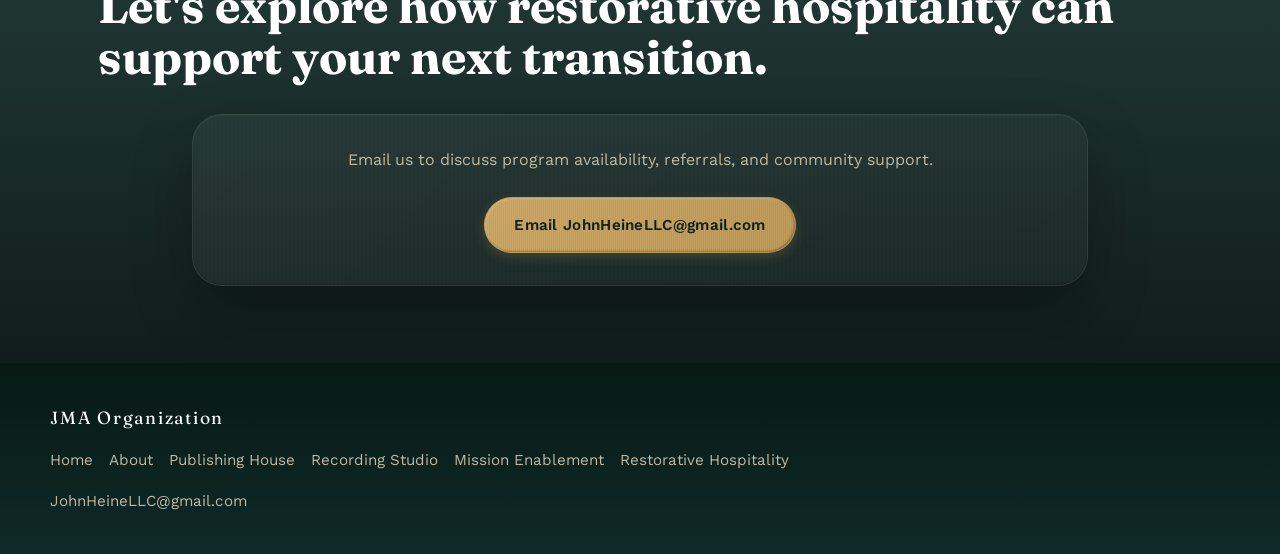
<file: restorative-hospitality.html>
<!DOCTYPE html>
<html lang="en">
<head>
  <meta charset="UTF-8" />
  <meta name="viewport" content="width=device-width, initial-scale=1.0" />
  <title>Restorative Hospitality — JMA Organization</title>
  <meta name="description" content="JMA Restorative Hospitality provides dignified, temporary space for rest, stabilization, and renewal within a supportive community." />
  <link rel="preconnect" href="https://fonts.googleapis.com" />
  <link rel="preconnect" href="https://fonts.gstatic.com" crossorigin />
  <link href="https://fonts.googleapis.com/css2?family=Fraunces:opsz,wght@9..144,400;9..144,500;9..144,600;9..144,700&family=Work+Sans:wght@300;400;500;600&display=swap" rel="stylesheet" />
  <link rel="stylesheet" href="css/style.css" />
</head>
<body>
  <a class="skip-link" href="#main">Skip to main content</a>
  <header class="site-header">
    <a class="brand" href="index.html"><img src="assets/img/logo.png" alt="JMA Organization" class="logo" /></a>
    <button class="menu-toggle" type="button" aria-label="Open navigation" data-menu-toggle>
      <span></span>
      <span></span>
      <span></span>
    </button>
    <nav class="site-nav" aria-label="Primary navigation">
      <a href="index.html">Home</a>
      <a href="publishing-house.html">Publishing House</a>
      <a href="recording-studio.html">Recording Studio</a>
      <a href="mission-enablement.html">Mission Enablement</a>
      <a href="restorative-hospitality.html">Restorative Hospitality</a>
      <a href="about.html">About</a>
    </nav>
    <a class="nav-cta" href="mailto:JohnHeineLLC@gmail.com">Contact</a>
  </header>

  <main id="main">
    <section class="hero page-hero page-panel">
      <div class="hero-copy">
        <p class="eyebrow">Restorative Hospitality</p>
        <h1>Dignified space and support for people in seasons of transition.</h1>
        <p class="hero-description">Our restorative hospitality programs provide temporary care for those who need rest, stabilization, and personal renewal inside a supportive community.</p>
        <div class="hero-actions">
          <a class="btn btn-primary" href="mailto:JohnHeineLLC@gmail.com">Request support</a>
          <a class="btn btn-secondary" href="about.html">Learn more</a>
        </div>
      </div>
      <div class="hero-panel small-panel">
        <div class="panel-surface">
          <div class="panel-label">Program focus</div>
          <ul>
            <li>Temporary housing with dignity</li>
            <li>Rest and stabilization</li>
            <li>Renewal experiences</li>
            <li>Community care</li>
          </ul>
        </div>
      </div>
    </section>

    <section class="section detail-section">
      <div class="section-head">
        <p class="eyebrow">A supportive community</p>
        <h2>People in transition deserve care, space, and restoration.</h2>
      </div>
      <div class="text-grid">
        <div>
          <p>JMA's Restorative Hospitality programs exist to provide dignified, temporary space for people in seasons of transition to rest, stabilize, and experience personal, educational, and spiritual renewal within a supportive community.</p>
          <p>We believe recovery and renewal are best done with compassion, structure, and a sense of safety. Our environments are designed to help people regain momentum, identity, and purpose.</p>
        </div>
        <div>
          <p>Our hospitality offering is not an exit strategy—it is a pause for renewal. We support individuals with care that honors their dignity and strengthens them for the next season of mission.</p>
          <p>Contact us to learn how our restorative hospitality programs can be an opportunity for restoration and growth.</p>
        </div>
      </div>
    </section>

    <section class="section quote-panel">
      <div class="panel-surface feature-quote">
        <p class="eyebrow">Rest and renewal</p>
        <h2>People heal best when they are seen, supported, and given time to restore in community.</h2>
      </div>
    </section>

    <section class="section contact-section">
      <div class="section-head">
        <p class="eyebrow">Reach out</p>
        <h2>Let's explore how restorative hospitality can support your next transition.</h2>
      </div>
      <div class="contact-panel">
        <p>Email us to discuss program availability, referrals, and community support.</p>
        <a class="btn btn-primary" href="mailto:JohnHeineLLC@gmail.com">Email JohnHeineLLC@gmail.com</a>
      </div>
    </section>
  </main>

  <footer class="site-footer">
    <div class="footer-inner">
      <p class="footer-brand">JMA Organization</p>
      <div class="footer-links">
        <a href="index.html">Home</a>
        <a href="about.html">About</a>
        <a href="publishing-house.html">Publishing House</a>
        <a href="recording-studio.html">Recording Studio</a>
        <a href="mission-enablement.html">Mission Enablement</a>
        <a href="restorative-hospitality.html">Restorative Hospitality</a>
      </div>
      <a class="footer-contact" href="mailto:JohnHeineLLC@gmail.com">JohnHeineLLC@gmail.com</a>
    </div>
  </footer>
  <script src="js/main.js"></script>
</body>
</html>
</file>
<file: css/style.css>
:root {
  --bg: #0d2523;
  --panel: #172f2d;
  --panel-soft: #1e3d3a;
  --panel-bright: #244b48;
  --text: #f3efe3;
  --text-muted: #bfb9a4;
  --accent: #6e9b8f;
  --accent-dark: #29514f;
  --gold: #c9a15c;
  --gold-dark: #8f773f;
  --white: #ffffff;
  --radius: 30px;
  --shadow: 0 26px 60px rgba(0, 0, 0, 0.32);
  --surface-line: rgba(255, 255, 255, 0.08);
  --max-width: 1180px;
  --gutter: clamp(1.25rem, 4vw, 3rem);
  --font-display: 'Fraunces', serif;
  --font-body: 'Work Sans', sans-serif;
}


* { box-sizing: border-box; }
html { scroll-behavior: smooth; }
@media (prefers-reduced-motion: reduce) {
  html { scroll-behavior: auto; }
  * { animation-duration: 0.01ms !important; transition-duration: 0.01ms !important; }
}

body {
  margin: 0;
  min-height: 100vh;
  background: radial-gradient(circle at top left, rgba(164, 164, 111, 0.08), transparent 35%),
              radial-gradient(circle at bottom right, rgba(201, 161, 92, 0.12), transparent 25%),
              linear-gradient(180deg, #0d2523 0%, #081913 100%);
  background-attachment: fixed;
  color: var(--text);
  font-family: var(--font-body);
  line-height: 1.65;
  -webkit-font-smoothing: antialiased;
  position: relative;
}
body::before {
  content: '';
  position: fixed;
  top: 0;
  left: 0;
  width: 100%;
  height: 100%;
  background-image: 
    repeating-linear-gradient(0deg, transparent, transparent 2px, rgba(201, 161, 92, 0.01) 2px, rgba(201, 161, 92, 0.01) 4px),
    repeating-linear-gradient(90deg, transparent, transparent 2px, rgba(201, 161, 92, 0.01) 2px, rgba(201, 161, 92, 0.01) 4px);
  pointer-events: none;
  z-index: 0;
}

h1, h2, h3 { font-family: var(--font-display); margin: 0; color: var(--text); }

a { color: inherit; text-decoration: none; }

img { max-width: 100%; display: block; }

.visually-hidden {
  position: absolute;
  width: 1px; height: 1px;
  overflow: hidden;
  clip: rect(0 0 0 0);
  white-space: nowrap;
}

.skip-link {
  position: absolute;
  left: -999px;
  top: 0;
  background: var(--accent);
  color: var(--white);
  padding: 0.75rem 1rem;
  z-index: 100;
  border-radius: 4px;
}
.skip-link:focus {
  left: 1rem;
  top: 1rem;
}

:focus-visible {
  outline: 3px solid var(--gold);
  outline-offset: 3px;
}

.eyebrow {
  display: inline-block;
  font-family: var(--font-body);
  font-size: 0.78rem;
  letter-spacing: 0.18em;
  text-transform: uppercase;
  color: var(--gold);
  margin: 0 0 1rem;
  font-weight: 500;
}

.section-title {
  font-size: clamp(1.6rem, 3vw, 2.2rem);
  font-weight: 500;
  margin-bottom: 0.25rem;
}

.section-head {
  max-width: var(--max-width);
  margin: 0 auto;
  padding: 0 var(--gutter);
}

.btn {
  display: inline-block;
  padding: 0.85rem 1.9rem;
  font-family: var(--font-body);
  font-weight: 500;
  font-size: 0.95rem;
  letter-spacing: 0.02em;
  border-radius: var(--radius);
  border: 1px solid transparent;
  cursor: pointer;
  transition: background-color 0.2s ease, color 0.2s ease, border-color 0.2s ease;
}
.btn-primary {
  background: var(--accent);
  color: var(--white);
}
.btn-primary:hover { background: var(--accent-dark); }

.text-link {
  font-weight: 500;
  border-bottom: 1px solid currentColor;
  padding-bottom: 1px;
}

/* ===================================================================
   HEADER
   =================================================================== */
.site-header {
  position: sticky;
  top: 0;
  z-index: 50;
  display: flex;
  align-items: center;
  justify-content: space-between;
  gap: 1rem;
  padding: 1rem clamp(1rem, 4vw, 2rem);
  background: rgba(12, 31, 30, 0.9);
  backdrop-filter: blur(16px);
  border-bottom: 1px solid rgba(255, 255, 255, 0.08);
}
.brand {
  font-family: var(--font-display);
  font-size: 1.15rem;
  letter-spacing: 0.06em;
  color: var(--white);
  display: flex;
  align-items: center;
}
.logo {
  height: 40px;
  width: auto;
  display: block;
}
.site-nav {
  display: flex;
  gap: 1.5rem;
  flex-wrap: wrap;
  align-items: center;
}
.site-nav a {
  color: var(--text-muted);
  font-size: 0.95rem;
}
.site-nav a:hover,
.site-nav a:focus { color: var(--white); }
.nav-cta {
  padding: 0.8rem 1.2rem;
  border-radius: 999px;
  background: linear-gradient(135deg, var(--gold) 0%, #b8934c 50%, #d4ae66 100%);
  background-size: 100% 100%;
  background-attachment: fixed;
  color: #081913;
  font-weight: 700;
  white-space: nowrap;
  transition: all 0.25s ease;
  box-shadow: inset -1px -1px 2px rgba(0, 0, 0, 0.3), inset 1px 1px 2px rgba(255, 255, 255, 0.2);
  position: relative;
  overflow: hidden;
}
.nav-cta::before {
  content: '';
  position: absolute;
  top: 0;
  left: 0;
  width: 100%;
  height: 100%;
  background: repeating-linear-gradient(90deg, transparent, transparent 1px, rgba(255, 255, 255, 0.1) 1px, rgba(255, 255, 255, 0.1) 2px);
  pointer-events: none;
  z-index: 1;
}
.nav-cta:hover {
  filter: brightness(0.92);
  box-shadow: inset -1px -1px 2px rgba(0, 0, 0, 0.4), inset 1px 1px 2px rgba(255, 255, 255, 0.15);
}

.menu-toggle {
  display: none;
  border: none;
  background: none;
  padding: 0.5rem;
  cursor: pointer;
  flex-direction: column;
  gap: 5px;
}
.menu-toggle span {
  display: block;
  width: 24px;
  height: 2px;
  background: var(--text);
  border-radius: 999px;
  transition: all 0.3s ease;
}

/* ===================================================================
   HERO & SECTIONS
   =================================================================== */
main { overflow: hidden; position: relative; z-index: 1; }

section { padding: clamp(3rem, 6vw, 6rem) clamp(1.5rem, 4vw, 3rem); }

.hero {
  display: grid;
  grid-template-columns: 1.2fr 0.8fr;
  gap: clamp(2rem, 4vw, 3rem);
  align-items: center;
}

.hero-copy h1 {
  font-family: var(--font-display);
  font-size: clamp(2.6rem, 5vw, 4.5rem);
  line-height: 1.02;
  margin: 0 0 1.25rem;
}

.hero-description {
  max-width: 46rem;
  color: var(--text-muted);
  font-size: 1.05rem;
  margin-bottom: 2rem;
}

.hero-actions {
  display: flex;
  flex-wrap: wrap;
  gap: 1rem;
}

.btn {
  display: inline-flex;
  align-items: center;
  justify-content: center;
  padding: 0.9rem 1.8rem;
  border-radius: 999px;
  border: 1px solid transparent;
  font-weight: 600;
  transition: transform 0.25s ease, background-color 0.25s ease, color 0.25s ease;
  cursor: pointer;
  font-family: var(--font-body);
}
.btn:hover { transform: translateY(-1px); }
.btn-primary {
  background: linear-gradient(135deg, var(--gold) 0%, #b8934c 50%, #d4ae66 100%);
  background-size: 200% 200%;
  color: #081913;
  box-shadow: inset -1px -1px 2px rgba(0, 0, 0, 0.3), inset 1px 1px 2px rgba(255, 255, 255, 0.2), 0 4px 12px rgba(201, 161, 92, 0.2);
  position: relative;
  overflow: hidden;
}
.btn-primary::before {
  content: '';
  position: absolute;
  top: 0;
  left: 0;
  width: 100%;
  height: 100%;
  background: repeating-linear-gradient(90deg, transparent, transparent 1px, rgba(255, 255, 255, 0.08) 1px, rgba(255, 255, 255, 0.08) 2px);
  pointer-events: none;
  z-index: 1;
}
.btn-primary:hover {
  filter: brightness(0.88);
  box-shadow: inset -1px -1px 2px rgba(0, 0, 0, 0.4), inset 1px 1px 2px rgba(255, 255, 255, 0.15), 0 4px 12px rgba(201, 161, 92, 0.15);
}
.btn-secondary {
  background: transparent;
  color: var(--text);
  border-color: rgba(255, 255, 255, 0.13);
  position: relative;
}
.btn-secondary:hover { background: rgba(255, 255, 255, 0.05); filter: brightness(1.05); }

.hero-panel {
  display: grid;
  place-items: center;
}
.panel-surface {
  width: 100%;
  max-width: 460px;
  padding: 2rem;
  border-radius: var(--radius);
  background: linear-gradient(135deg, #1a3937 0%, #172f2d 50%, #1e3d3a 100%);
  border: 1px solid rgba(201, 161, 92, 0.12);
  box-shadow: inset 0 1px 0 rgba(255, 255, 255, 0.06), inset 0 -1px 1px rgba(0, 0, 0, 0.3), 0 40px 90px rgba(0, 0, 0, 0.25);
  position: relative;
  overflow: hidden;
}
.panel-surface::before {
  content: '';
  position: absolute;
  top: 0;
  left: 0;
  width: 100%;
  height: 100%;
  background: 
    repeating-linear-gradient(90deg, transparent, transparent 2px, rgba(255, 255, 255, 0.02) 2px, rgba(255, 255, 255, 0.02) 4px),
    repeating-linear-gradient(0deg, transparent, transparent 2px, rgba(255, 255, 255, 0.02) 2px, rgba(255, 255, 255, 0.02) 4px);
  pointer-events: none;
}
.panel-surface::after {
  content: '';
  position: absolute;
  top: 0;
  left: 0;
  width: 100%;
  height: 100%;
  background: radial-gradient(circle at 20% 50%, rgba(255, 255, 255, 0.05), transparent 50%),
              radial-gradient(circle at 80% 80%, rgba(201, 161, 92, 0.03), transparent 50%);
  pointer-events: none;
}
.panel-label {
  display: inline-flex;
  padding: 0.45rem 0.8rem;
  border-radius: 999px;
  background: rgba(201, 161, 92, 0.13);
  color: var(--gold);
  font-size: 0.85rem;
  margin-bottom: 1rem;
  font-weight: 600;
}
.panel-surface p,
.panel-surface li {
  margin: 0;
  color: var(--text-muted);
}
.panel-surface ul {
  margin: 0;
  padding-left: 1.2rem;
  list-style: disc;
  color: var(--text-muted);
}
.panel-features {
  margin-top: 1.5rem;
  display: grid;
  gap: 0.8rem;
}
.panel-features a {
  display: inline-flex;
  padding: 0.75rem 1rem;
  border-radius: 999px;
  background: rgba(255, 255, 255, 0.05);
  color: var(--text);
  font-size: 0.9rem;
  border: 1px solid rgba(255, 255, 255, 0.06);
  cursor: pointer;
  transition: all 0.25s ease;
  text-align: center;
  justify-content: center;
}
.panel-features a:hover {
  background: rgba(255, 255, 255, 0.1);
  border-color: rgba(201, 161, 92, 0.3);
  color: var(--gold);
  transform: translateX(4px);
}

.section-head {
  max-width: var(--max-width);
  margin: 0 auto 2rem;
}
.section-head h2 {
  font-family: var(--font-display);
  font-size: clamp(2rem, 4vw, 3rem);
  line-height: 1.05;
  margin: 0;
  color: var(--white);
}

.service-grid {
  display: grid;
  grid-template-columns: repeat(2, minmax(0, 1fr));
  gap: clamp(1.5rem, 3vw, 2rem);
  max-width: var(--max-width);
  margin: 0 auto;
}

.service-card,
.feature-card,
.contact-panel {
  background: linear-gradient(135deg, rgba(255, 255, 255, 0.05), rgba(255, 255, 255, 0.03));
  border: 1px solid rgba(255, 255, 255, 0.08);
  border-radius: var(--radius);
  padding: 2rem;
  box-shadow: inset 0 1px 0 rgba(255, 255, 255, 0.04), inset 0 -1px 1px rgba(0, 0, 0, 0.2), var(--shadow);
  transition: all 0.3s ease;
  position: relative;
  overflow: hidden;
  display: block;
}
.service-card {
  text-decoration: none;
  color: inherit;
}
.service-card::before,
.feature-card::before,
.contact-panel::before {
  content: '';
  position: absolute;
  top: 0;
  left: 0;
  width: 100%;
  height: 100%;
  background: repeating-linear-gradient(90deg, transparent, transparent 2px, rgba(201, 161, 92, 0.01) 2px, rgba(201, 161, 92, 0.01) 4px);
  pointer-events: none;
}
.service-card:hover,
.feature-card:hover { transform: translateY(-4px); filter: brightness(1.08); background: linear-gradient(135deg, rgba(255, 255, 255, 0.07), rgba(255, 255, 255, 0.05)); }
.service-card:hover .text-link {
  color: var(--gold);
  border-bottom-color: var(--gold);
}

.service-icon {
  width: 3rem;
  height: 3rem;
  display: grid;
  place-items: center;
  border-radius: 1rem;
  background: linear-gradient(135deg, var(--gold) 0%, #b8934c 50%, #d4ae66 100%);
  background-size: 200% 200%;
  color: #081913;
  font-weight: 700;
  margin-bottom: 1rem;
  box-shadow: inset -1px -1px 1px rgba(0, 0, 0, 0.25), inset 1px 1px 1px rgba(255, 255, 255, 0.15), 0 2px 6px rgba(201, 161, 92, 0.2);
  position: relative;
  overflow: hidden;
}
.service-icon::before {
  content: '';
  position: absolute;
  top: 0;
  left: 0;
  width: 100%;
  height: 100%;
  background: repeating-linear-gradient(90deg, transparent, transparent 0.5px, rgba(255, 255, 255, 0.1) 0.5px, rgba(255, 255, 255, 0.1) 1px);
  pointer-events: none;
  z-index: 1;
}

.service-card h3,
.feature-card h3 {
  margin: 0 0 1rem;
  font-size: 1.25rem;
}

.service-card p,
.feature-card p,
.contact-panel p {
  color: var(--text-muted);
}

.text-link {
  display: inline-flex;
  margin-top: 1.2rem;
  color: var(--gold);
  font-weight: 600;
  border-bottom: 1px solid var(--gold);
  padding-bottom: 2px;
}

.detail-section {
  padding-top: 0;
}

.text-grid {
  display: grid;
  grid-template-columns: 1fr 1fr;
  gap: clamp(1.5rem, 3vw, 2rem);
  max-width: var(--max-width);
  margin: 0 auto;
}

.feature-stack {
  display: grid;
  grid-template-columns: 1fr 1fr;
  gap: clamp(1.5rem, 3vw, 2rem);
  max-width: var(--max-width);
  margin: 0 auto;
}

.feature-card {
  padding: 1.75rem;
}

.feature-quote {
  padding: 2.5rem;
  text-align: center;
  max-width: var(--max-width);
  margin: 0 auto;
}
.feature-quote h2 {
  margin: 0;
  color: var(--white);
  font-size: clamp(1.9rem, 3vw, 2.6rem);
  line-height: 1.05;
}

.contact-section {
  background: linear-gradient(180deg, rgba(33, 59, 55, 0.98), rgba(11, 24, 23, 0.98));
}
.contact-panel {
  max-width: 56rem;
  margin: 0 auto;
  text-align: center;
}
.contact-panel p {
  margin: 0 0 1.5rem;
  color: var(--text-muted);
}

/* ===================================================================
   FOOTER
   =================================================================== */
.site-footer {
  padding: 2.5rem clamp(1rem, 4vw, 2rem);
  background: linear-gradient(180deg, #081913, #0f2a28);
}
.footer-inner {
  display: grid;
  gap: 1rem;
  max-width: var(--max-width);
  margin: 0 auto;
}
.footer-brand {
  font-family: var(--font-display);
  font-size: 1.1rem;
  letter-spacing: 0.1em;
  color: #fff;
  margin: 0;
}
.footer-links {
  display: flex;
  flex-wrap: wrap;
  gap: 1rem;
}
.footer-links a,
.footer-contact {
  color: var(--text-muted);
  font-size: 0.95rem;
}
.footer-links a:hover,
.footer-contact:hover { color: var(--white); }

/* ===================================================================
   RESPONSIVE
   =================================================================== */
@media (max-width: 960px) {
  .hero { grid-template-columns: 1fr; }
  .service-grid,
  .text-grid,
  .feature-stack { grid-template-columns: 1fr; }
  .hero-panel { max-width: 100%; margin-top: 1rem; }
}

@media (max-width: 720px) {
  .site-nav {
    display: none;
    position: absolute;
    inset: 72px 1rem 0 1rem;
    background: rgba(9, 23, 22, 0.98);
    backdrop-filter: blur(12px);
    padding: 1.5rem;
    border-radius: 22px;
    flex-direction: column;
    gap: 1rem;
    z-index: 40;
  }
  .site-nav.open { display: flex; }
  .menu-toggle { display: flex; }
  .hero { padding-top: 2rem; }
}
</file>
